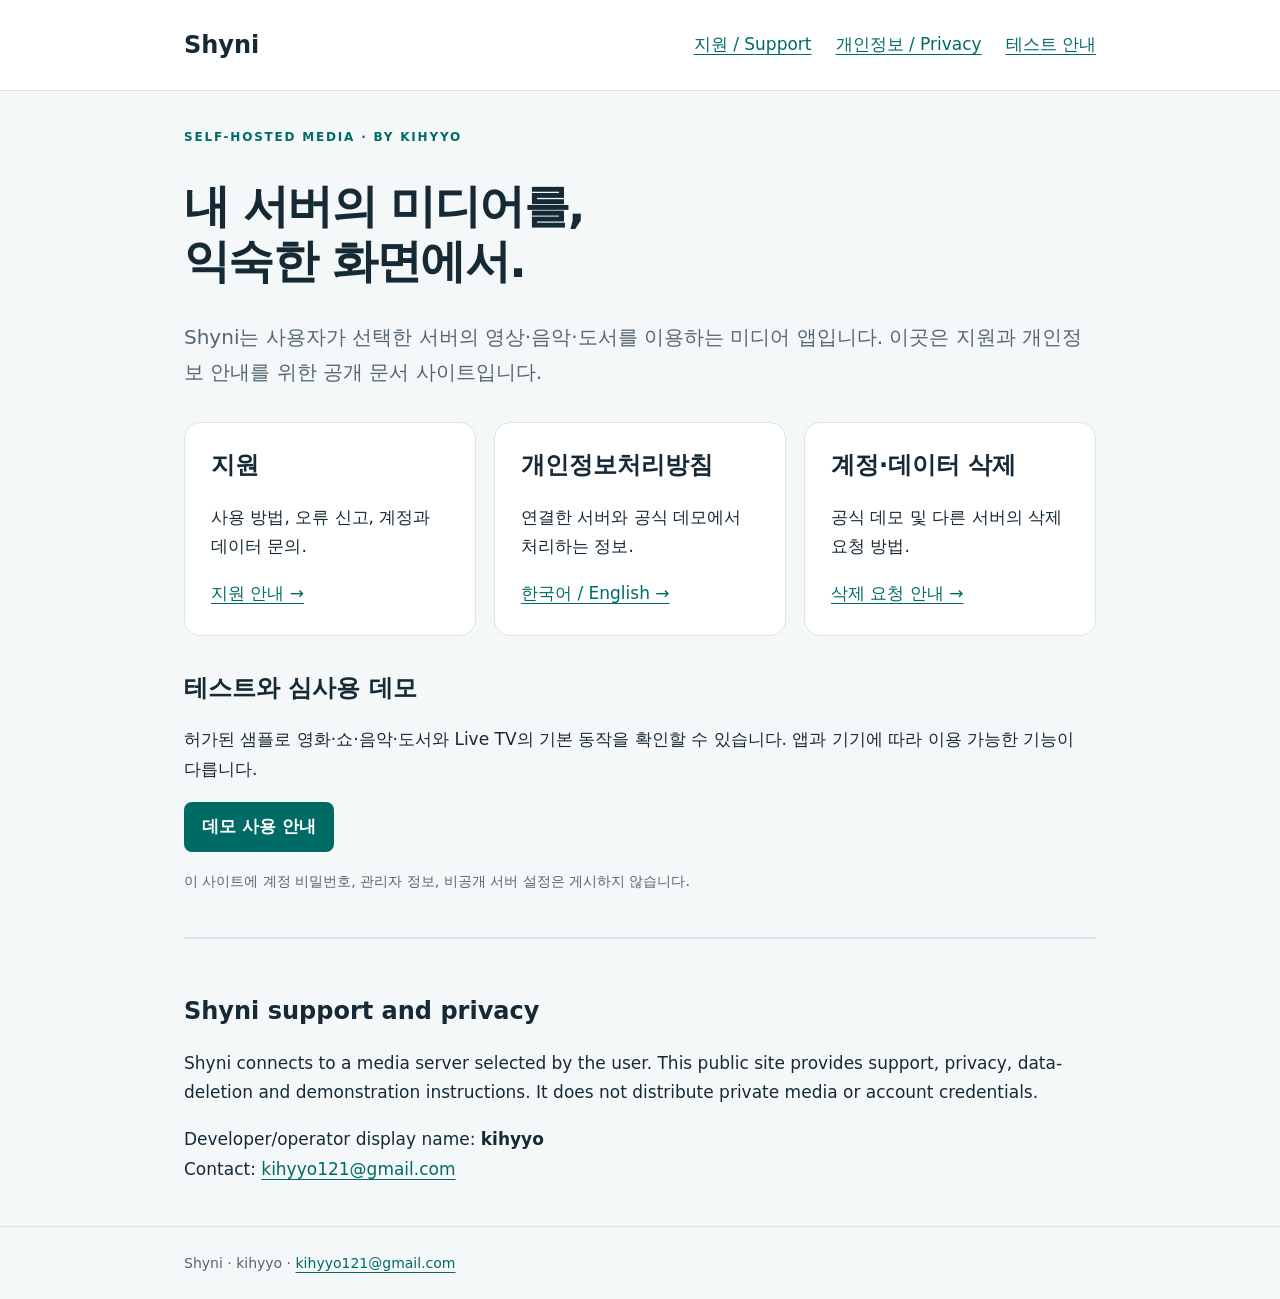
<file: index.html>
<!doctype html>
<html lang="ko"><head><meta charset="utf-8"><meta name="viewport" content="width=device-width,initial-scale=1"><meta name="description" content="Shyni 공식 지원, 개인정보처리방침 및 테스트 안내"><title>Shyni · Support & Privacy</title><link rel="stylesheet" href="styles.css"></head>
<body><header><nav class="wrap" aria-label="Main navigation"><a class="brand" href="index.html">Shyni</a><a href="support.html">지원 / Support</a><a href="privacy.html">개인정보 / Privacy</a><a href="review.html">테스트 안내</a></nav></header>
<main class="wrap"><p class="eyebrow">SELF-HOSTED MEDIA · BY KIHYYO</p><h1>내 서버의 미디어를,<br>익숙한 화면에서.</h1><p class="lead">Shyni는 사용자가 선택한 서버의 영상·음악·도서를 이용하는 미디어 앱입니다. 이곳은 지원과 개인정보 안내를 위한 공개 문서 사이트입니다.</p>
<div class="cards"><section class="card"><h2>지원</h2><p>사용 방법, 오류 신고, 계정과 데이터 문의.</p><a href="support.html">지원 안내 →</a></section><section class="card"><h2>개인정보처리방침</h2><p>연결한 서버와 공식 데모에서 처리하는 정보.</p><a href="privacy.html">한국어 / English →</a></section><section class="card"><h2>계정·데이터 삭제</h2><p>공식 데모 및 다른 서버의 삭제 요청 방법.</p><a href="deletion.html">삭제 요청 안내 →</a></section></div>
<h2>테스트와 심사용 데모</h2><p>허가된 샘플로 영화·쇼·음악·도서와 Live TV의 기본 동작을 확인할 수 있습니다. 앱과 기기에 따라 이용 가능한 기능이 다릅니다.</p><p><a class="button" href="review.html">데모 사용 안내</a></p><p class="small">이 사이트에 계정 비밀번호, 관리자 정보, 비공개 서버 설정은 게시하지 않습니다.</p>
<section lang="en"><h2>Shyni support and privacy</h2><p>Shyni connects to a media server selected by the user. This public site provides support, privacy, data-deletion and demonstration instructions. It does not distribute private media or account credentials.</p><p>Developer/operator display name: <strong>kihyyo</strong><br>Contact: <a href="mailto:kihyyo121@gmail.com">kihyyo121@gmail.com</a></p></section></main>
<footer><div class="wrap">Shyni · kihyyo · <a href="mailto:kihyyo121@gmail.com">kihyyo121@gmail.com</a></div></footer></body></html>
</file>
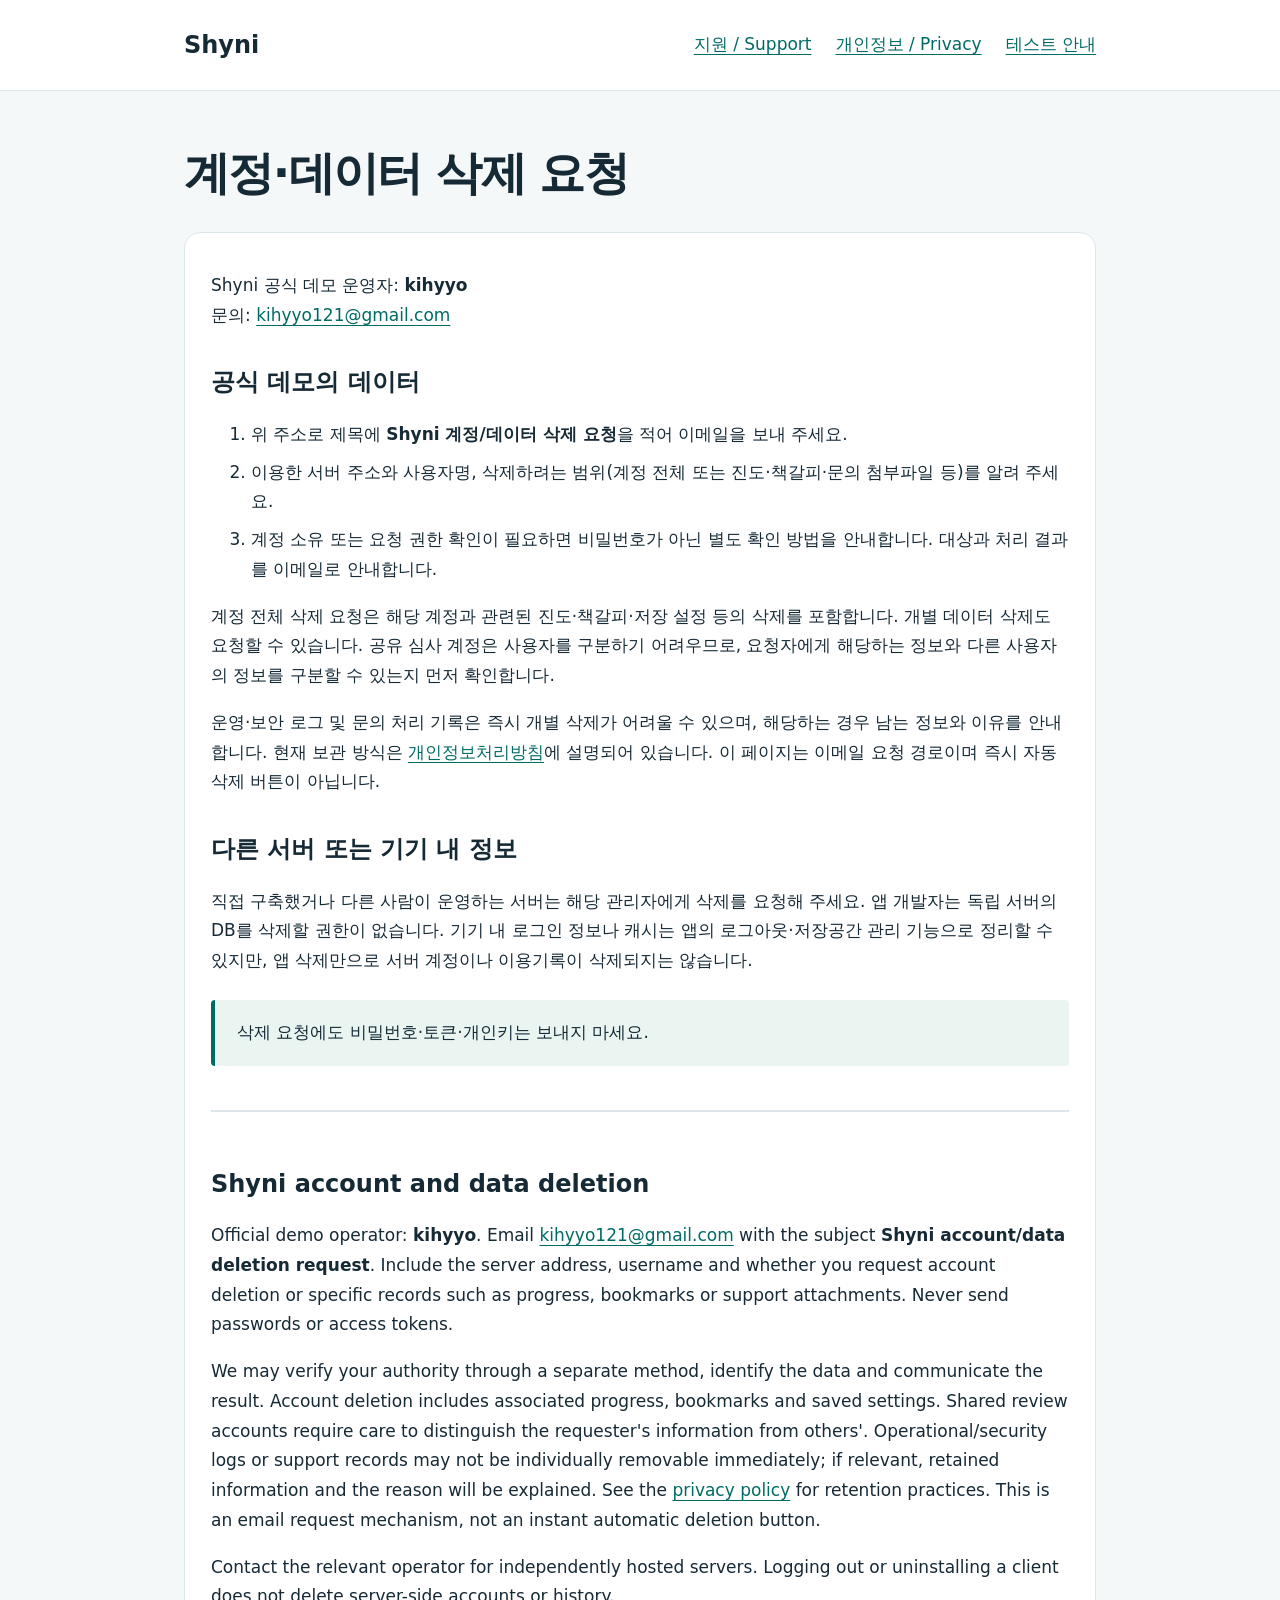
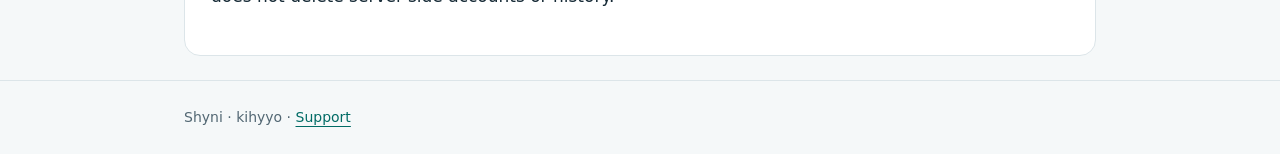
<file: deletion.html>
<!doctype html>
<html lang="ko"><head><meta charset="utf-8"><meta name="viewport" content="width=device-width,initial-scale=1"><title>Shyni 계정·데이터 삭제 / Data deletion</title><link rel="stylesheet" href="styles.css"></head>
<body><header><nav class="wrap" aria-label="Main navigation"><a class="brand" href="index.html">Shyni</a><a href="support.html">지원 / Support</a><a href="privacy.html">개인정보 / Privacy</a><a href="review.html">테스트 안내</a></nav></header><main class="wrap"><h1>계정·데이터 삭제 요청</h1><article><p>Shyni 공식 데모 운영자: <strong>kihyyo</strong><br>문의: <a href="mailto:kihyyo121@gmail.com?subject=Shyni%20account%20or%20data%20deletion">kihyyo121@gmail.com</a></p>
<h2>공식 데모의 데이터</h2><ol><li>위 주소로 제목에 <strong>Shyni 계정/데이터 삭제 요청</strong>을 적어 이메일을 보내 주세요.</li><li>이용한 서버 주소와 사용자명, 삭제하려는 범위(계정 전체 또는 진도·책갈피·문의 첨부파일 등)를 알려 주세요.</li><li>계정 소유 또는 요청 권한 확인이 필요하면 비밀번호가 아닌 별도 확인 방법을 안내합니다. 대상과 처리 결과를 이메일로 안내합니다.</li></ol><p>계정 전체 삭제 요청은 해당 계정과 관련된 진도·책갈피·저장 설정 등의 삭제를 포함합니다. 개별 데이터 삭제도 요청할 수 있습니다. 공유 심사 계정은 사용자를 구분하기 어려우므로, 요청자에게 해당하는 정보와 다른 사용자의 정보를 구분할 수 있는지 먼저 확인합니다.</p><p>운영·보안 로그 및 문의 처리 기록은 즉시 개별 삭제가 어려울 수 있으며, 해당하는 경우 남는 정보와 이유를 안내합니다. 현재 보관 방식은 <a href="privacy.html">개인정보처리방침</a>에 설명되어 있습니다. 이 페이지는 이메일 요청 경로이며 즉시 자동 삭제 버튼이 아닙니다.</p>
<h2>다른 서버 또는 기기 내 정보</h2><p>직접 구축했거나 다른 사람이 운영하는 서버는 해당 관리자에게 삭제를 요청해 주세요. 앱 개발자는 독립 서버의 DB를 삭제할 권한이 없습니다. 기기 내 로그인 정보나 캐시는 앱의 로그아웃·저장공간 관리 기능으로 정리할 수 있지만, 앱 삭제만으로 서버 계정이나 이용기록이 삭제되지는 않습니다.</p>
<p class="notice">삭제 요청에도 비밀번호·토큰·개인키는 보내지 마세요.</p>
<section lang="en" id="english"><h2>Shyni account and data deletion</h2><p>Official demo operator: <strong>kihyyo</strong>. Email <a href="mailto:kihyyo121@gmail.com?subject=Shyni%20account%20or%20data%20deletion">kihyyo121@gmail.com</a> with the subject <strong>Shyni account/data deletion request</strong>. Include the server address, username and whether you request account deletion or specific records such as progress, bookmarks or support attachments. Never send passwords or access tokens.</p><p>We may verify your authority through a separate method, identify the data and communicate the result. Account deletion includes associated progress, bookmarks and saved settings. Shared review accounts require care to distinguish the requester's information from others'. Operational/security logs or support records may not be individually removable immediately; if relevant, retained information and the reason will be explained. See the <a href="privacy.html#english">privacy policy</a> for retention practices. This is an email request mechanism, not an instant automatic deletion button.</p><p>Contact the relevant operator for independently hosted servers. Logging out or uninstalling a client does not delete server-side accounts or history.</p></section></article></main><footer><div class="wrap">Shyni · kihyyo · <a href="support.html">Support</a></div></footer></body></html>
</file>
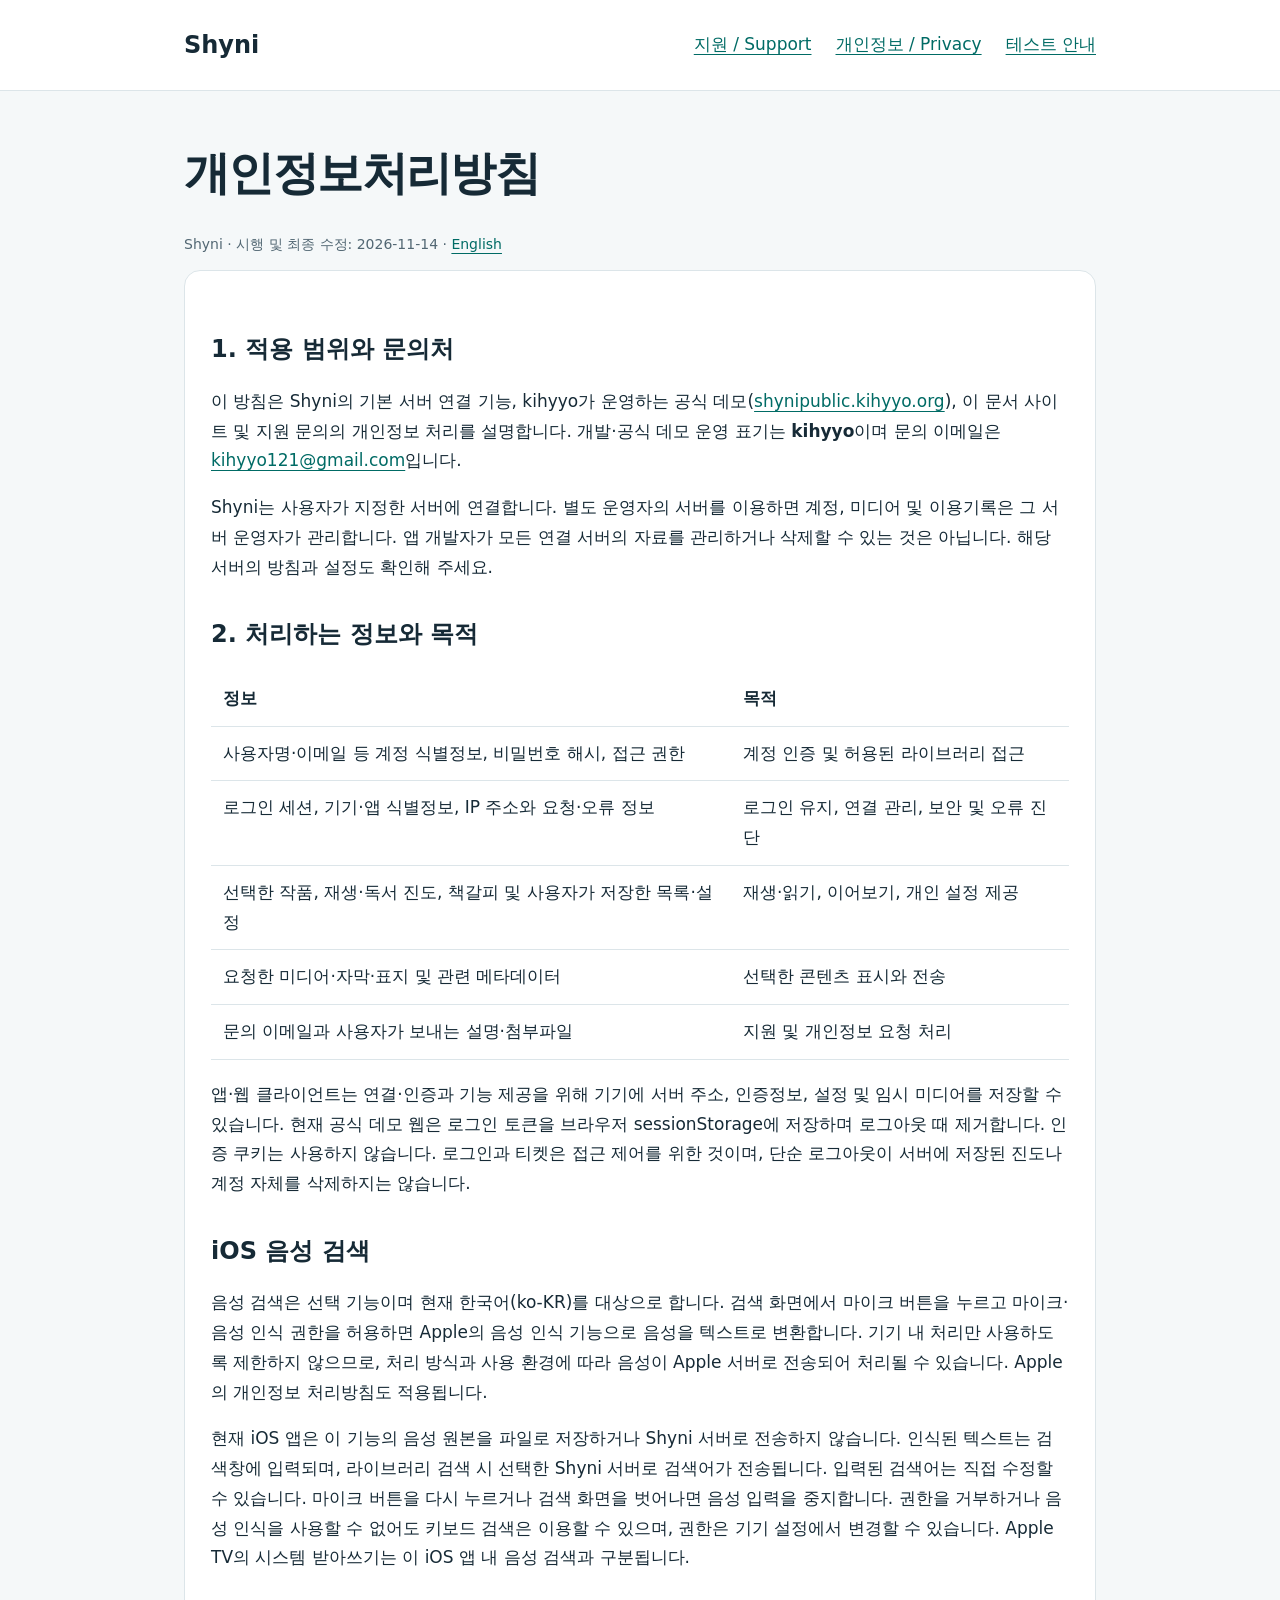
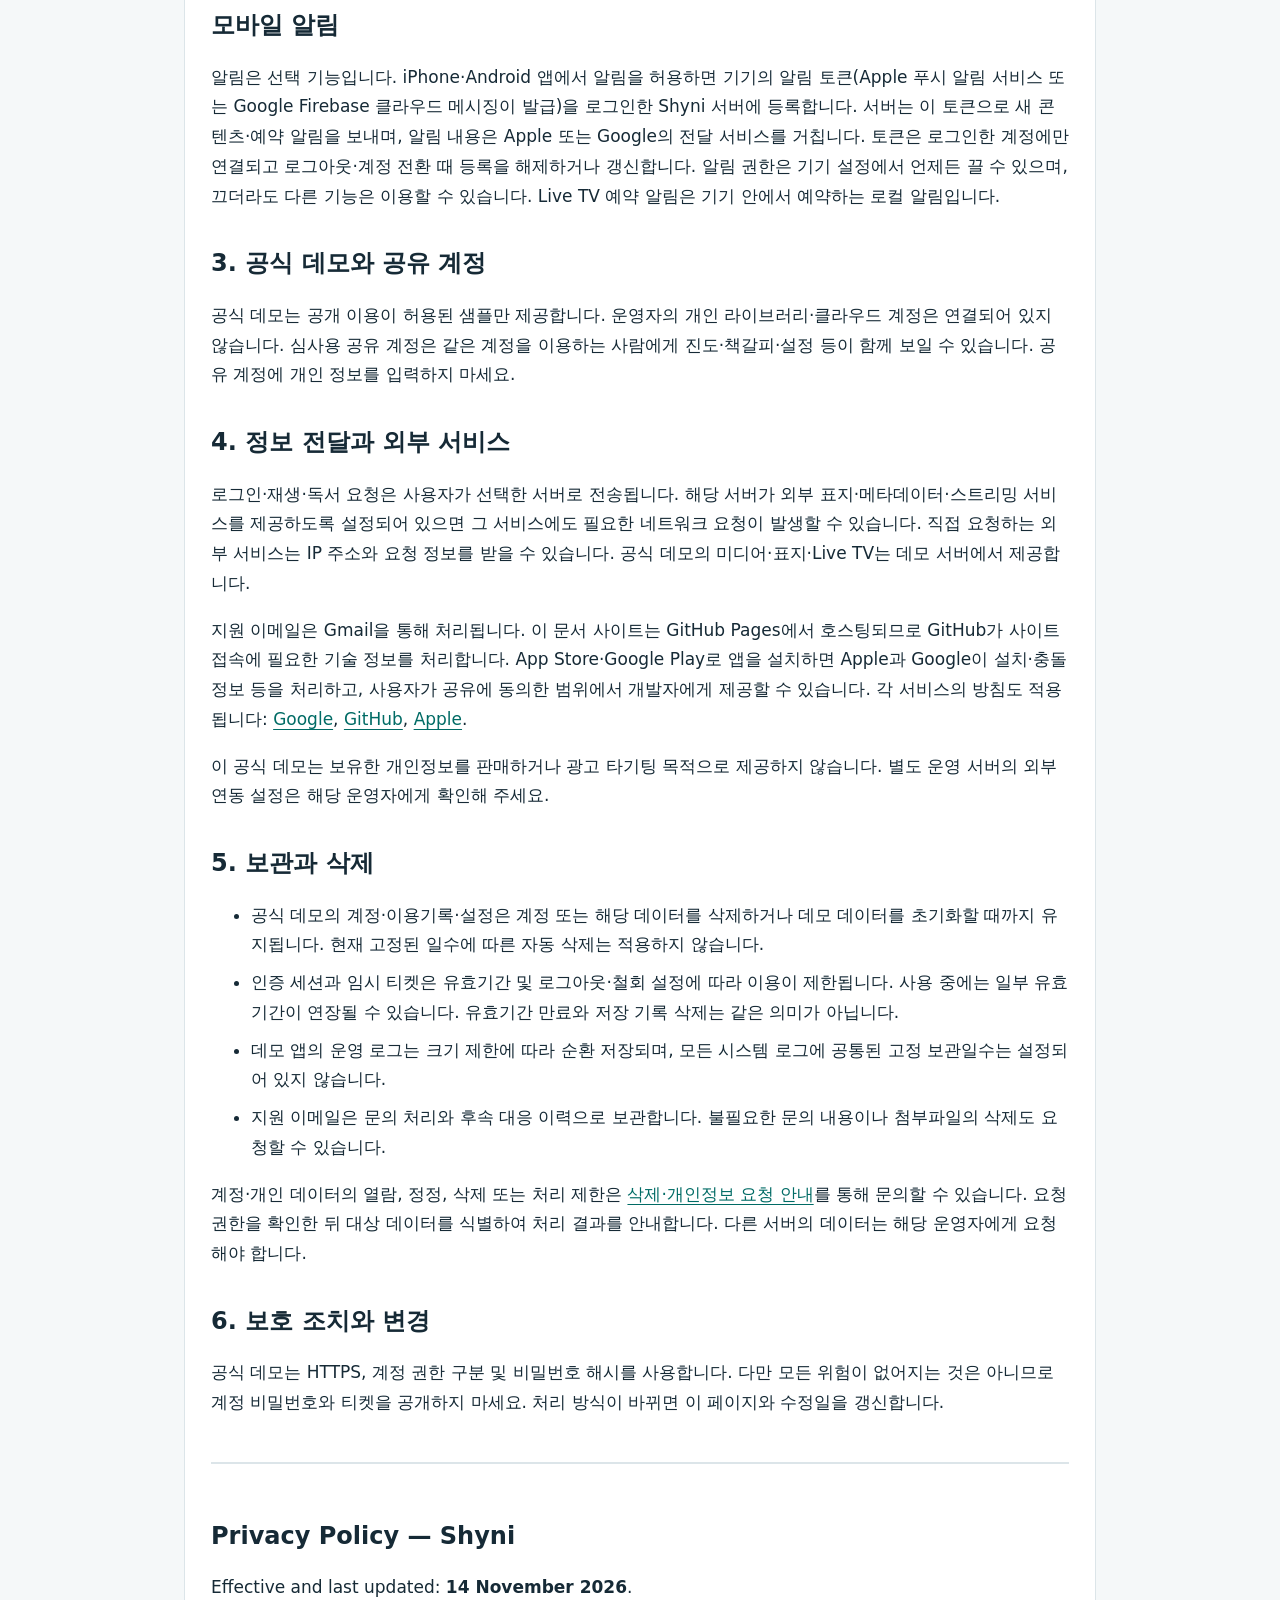
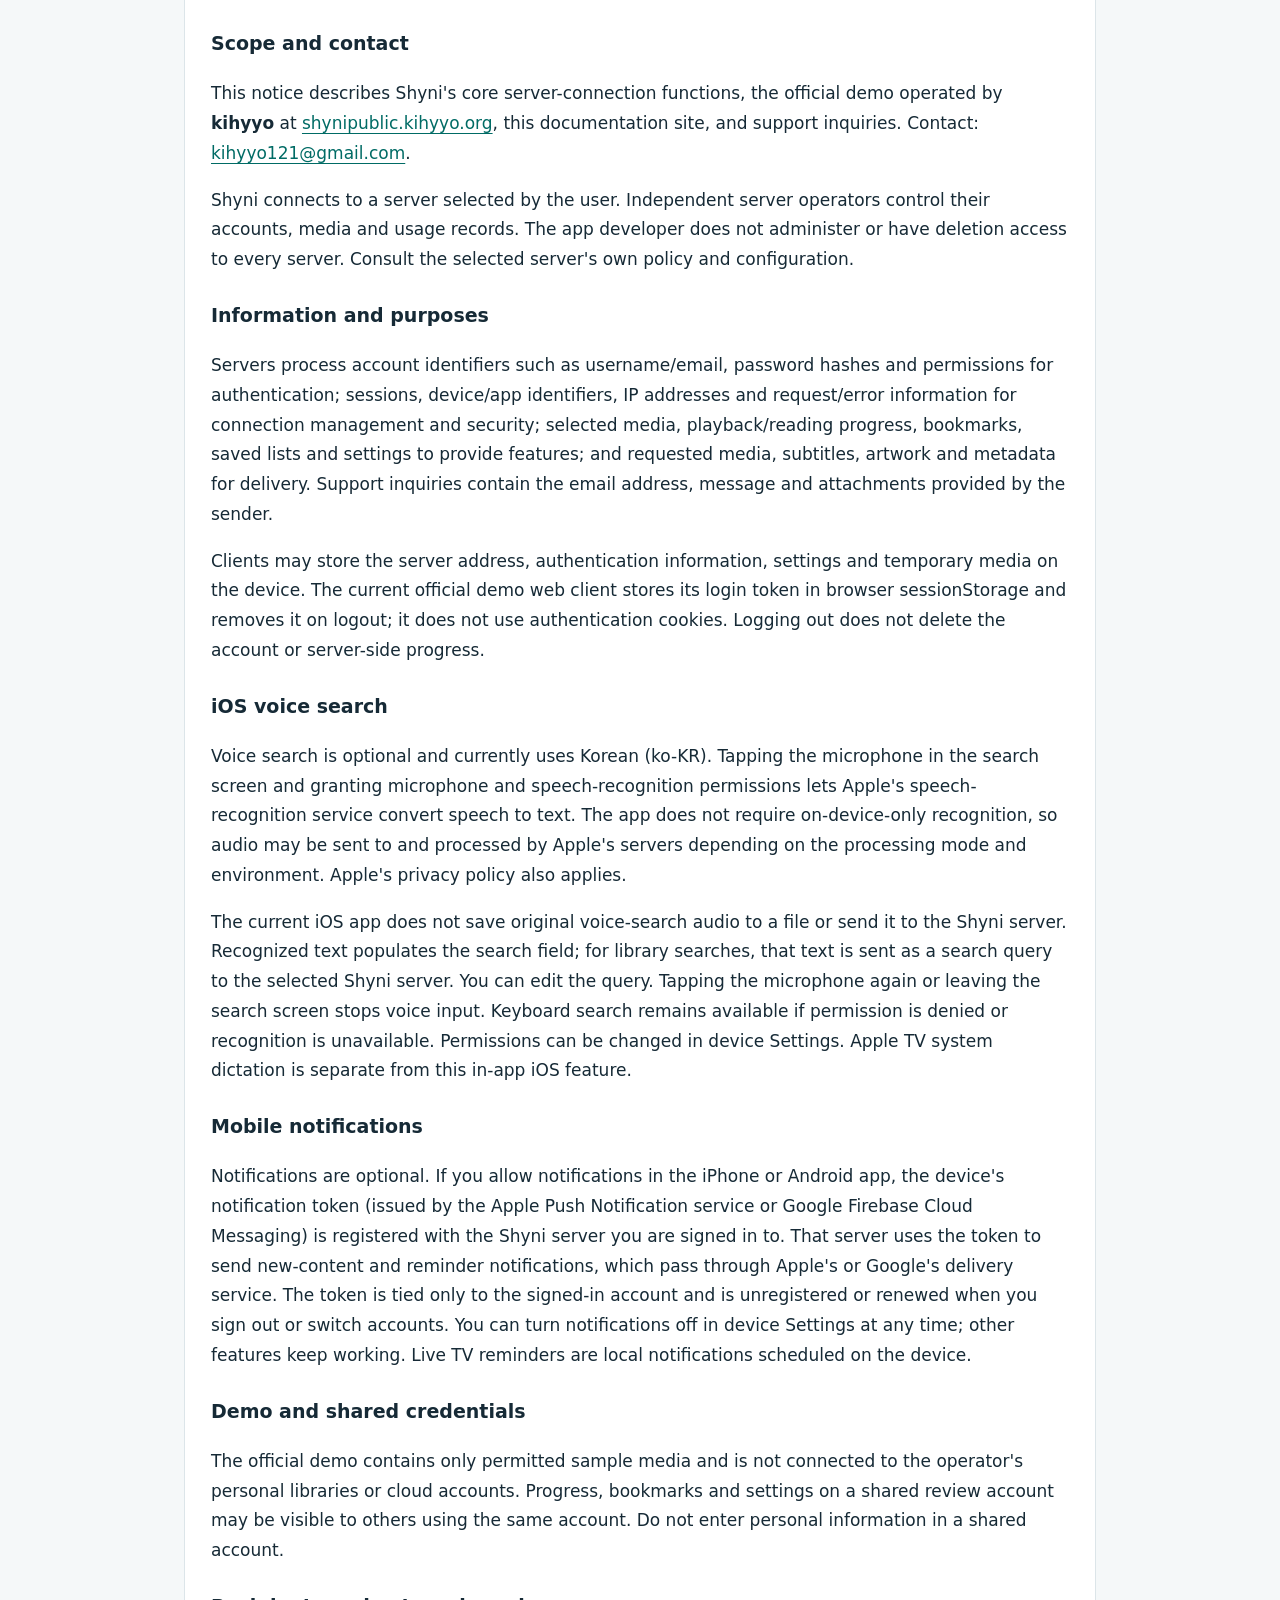
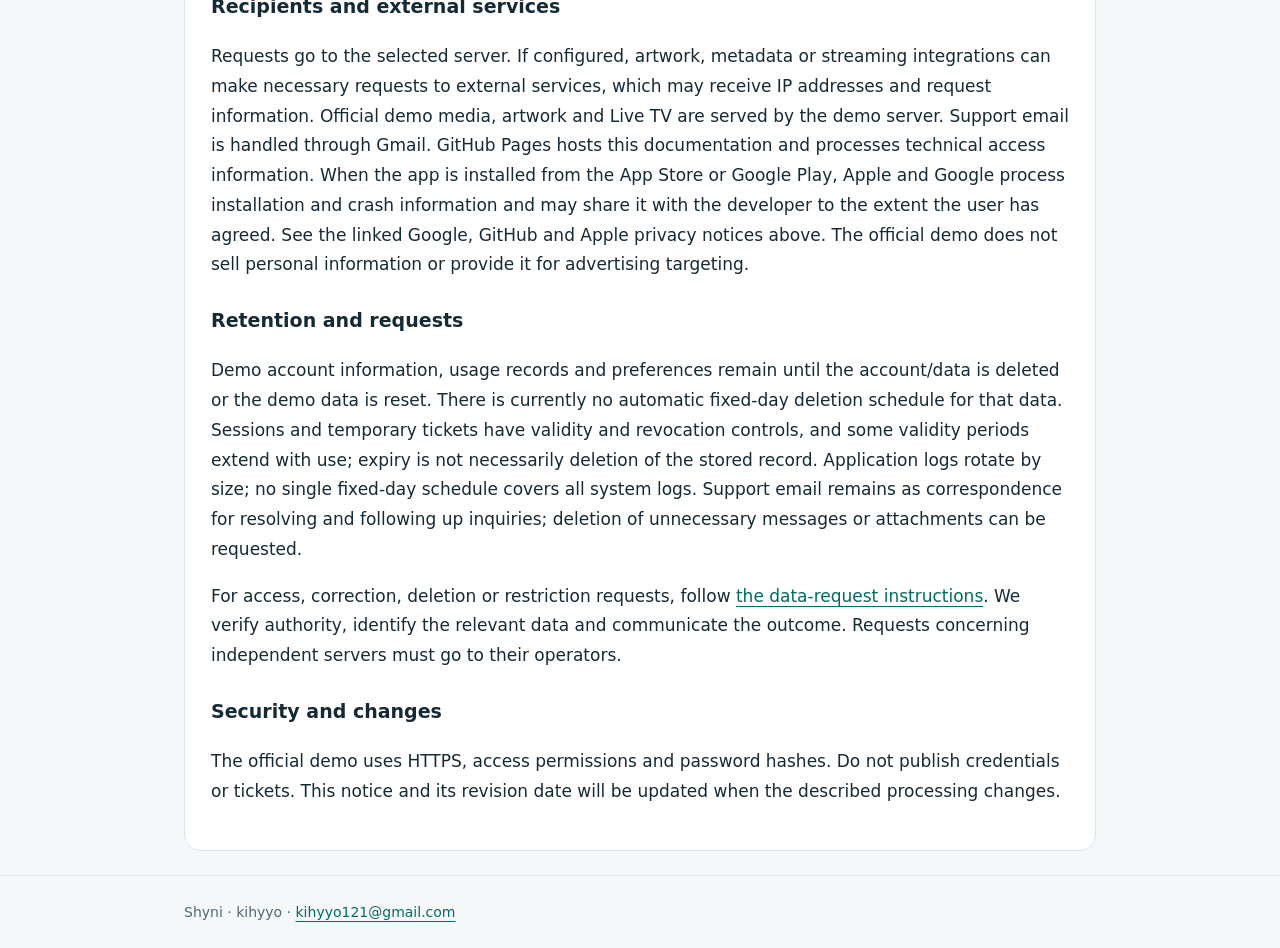
<file: privacy.html>
<!doctype html>
<html lang="ko"><head><meta charset="utf-8"><meta name="viewport" content="width=device-width,initial-scale=1"><title>Shyni 개인정보처리방침 / Privacy Policy</title><link rel="stylesheet" href="styles.css"></head>
<body><header><nav class="wrap" aria-label="Main navigation"><a class="brand" href="index.html">Shyni</a><a href="support.html">지원 / Support</a><a href="privacy.html" aria-current="page">개인정보 / Privacy</a><a href="review.html">테스트 안내</a></nav></header>
<main class="wrap"><h1>개인정보처리방침</h1><p class="small">Shyni · 시행 및 최종 수정: 2026-11-14 · <a href="#english">English</a></p><article>
<h2>1. 적용 범위와 문의처</h2><p>이 방침은 Shyni의 기본 서버 연결 기능, kihyyo가 운영하는 공식 데모(<a href="https://shynipublic.kihyyo.org">shynipublic.kihyyo.org</a>), 이 문서 사이트 및 지원 문의의 개인정보 처리를 설명합니다. 개발·공식 데모 운영 표기는 <strong>kihyyo</strong>이며 문의 이메일은 <a href="mailto:kihyyo121@gmail.com">kihyyo121@gmail.com</a>입니다.</p><p>Shyni는 사용자가 지정한 서버에 연결합니다. 별도 운영자의 서버를 이용하면 계정, 미디어 및 이용기록은 그 서버 운영자가 관리합니다. 앱 개발자가 모든 연결 서버의 자료를 관리하거나 삭제할 수 있는 것은 아닙니다. 해당 서버의 방침과 설정도 확인해 주세요.</p>
<h2>2. 처리하는 정보와 목적</h2><table><thead><tr><th>정보</th><th>목적</th></tr></thead><tbody><tr><td>사용자명·이메일 등 계정 식별정보, 비밀번호 해시, 접근 권한</td><td>계정 인증 및 허용된 라이브러리 접근</td></tr><tr><td>로그인 세션, 기기·앱 식별정보, IP 주소와 요청·오류 정보</td><td>로그인 유지, 연결 관리, 보안 및 오류 진단</td></tr><tr><td>선택한 작품, 재생·독서 진도, 책갈피 및 사용자가 저장한 목록·설정</td><td>재생·읽기, 이어보기, 개인 설정 제공</td></tr><tr><td>요청한 미디어·자막·표지 및 관련 메타데이터</td><td>선택한 콘텐츠 표시와 전송</td></tr><tr><td>문의 이메일과 사용자가 보내는 설명·첨부파일</td><td>지원 및 개인정보 요청 처리</td></tr></tbody></table>
<p>앱·웹 클라이언트는 연결·인증과 기능 제공을 위해 기기에 서버 주소, 인증정보, 설정 및 임시 미디어를 저장할 수 있습니다. 현재 공식 데모 웹은 로그인 토큰을 브라우저 sessionStorage에 저장하며 로그아웃 때 제거합니다. 인증 쿠키는 사용하지 않습니다. 로그인과 티켓은 접근 제어를 위한 것이며, 단순 로그아웃이 서버에 저장된 진도나 계정 자체를 삭제하지는 않습니다.</p>
<h2 id="voice-search">iOS 음성 검색</h2><p>음성 검색은 선택 기능이며 현재 한국어(ko-KR)를 대상으로 합니다. 검색 화면에서 마이크 버튼을 누르고 마이크·음성 인식 권한을 허용하면 Apple의 음성 인식 기능으로 음성을 텍스트로 변환합니다. 기기 내 처리만 사용하도록 제한하지 않으므로, 처리 방식과 사용 환경에 따라 음성이 Apple 서버로 전송되어 처리될 수 있습니다. Apple의 개인정보 처리방침도 적용됩니다.</p><p>현재 iOS 앱은 이 기능의 음성 원본을 파일로 저장하거나 Shyni 서버로 전송하지 않습니다. 인식된 텍스트는 검색창에 입력되며, 라이브러리 검색 시 선택한 Shyni 서버로 검색어가 전송됩니다. 입력된 검색어는 직접 수정할 수 있습니다. 마이크 버튼을 다시 누르거나 검색 화면을 벗어나면 음성 입력을 중지합니다. 권한을 거부하거나 음성 인식을 사용할 수 없어도 키보드 검색은 이용할 수 있으며, 권한은 기기 설정에서 변경할 수 있습니다. Apple TV의 시스템 받아쓰기는 이 iOS 앱 내 음성 검색과 구분됩니다.</p>
<h2 id="push">모바일 알림</h2>
<p>알림은 선택 기능입니다. iPhone·Android 앱에서 알림을 허용하면 기기의 알림 토큰(Apple 푸시 알림 서비스 또는 Google Firebase 클라우드 메시징이 발급)을 로그인한 Shyni 서버에 등록합니다. 서버는 이 토큰으로 새 콘텐츠·예약 알림을 보내며, 알림 내용은 Apple 또는 Google의 전달 서비스를 거칩니다. 토큰은 로그인한 계정에만 연결되고 로그아웃·계정 전환 때 등록을 해제하거나 갱신합니다. 알림 권한은 기기 설정에서 언제든 끌 수 있으며, 끄더라도 다른 기능은 이용할 수 있습니다. Live TV 예약 알림은 기기 안에서 예약하는 로컬 알림입니다.</p>
<h2>3. 공식 데모와 공유 계정</h2><p>공식 데모는 공개 이용이 허용된 샘플만 제공합니다. 운영자의 개인 라이브러리·클라우드 계정은 연결되어 있지 않습니다. 심사용 공유 계정은 같은 계정을 이용하는 사람에게 진도·책갈피·설정 등이 함께 보일 수 있습니다. 공유 계정에 개인 정보를 입력하지 마세요.</p>
<h2>4. 정보 전달과 외부 서비스</h2><p>로그인·재생·독서 요청은 사용자가 선택한 서버로 전송됩니다. 해당 서버가 외부 표지·메타데이터·스트리밍 서비스를 제공하도록 설정되어 있으면 그 서비스에도 필요한 네트워크 요청이 발생할 수 있습니다. 직접 요청하는 외부 서비스는 IP 주소와 요청 정보를 받을 수 있습니다. 공식 데모의 미디어·표지·Live TV는 데모 서버에서 제공합니다.</p><p>지원 이메일은 Gmail을 통해 처리됩니다. 이 문서 사이트는 GitHub Pages에서 호스팅되므로 GitHub가 사이트 접속에 필요한 기술 정보를 처리합니다. App Store·Google Play로 앱을 설치하면 Apple과 Google이 설치·충돌 정보 등을 처리하고, 사용자가 공유에 동의한 범위에서 개발자에게 제공할 수 있습니다. 각 서비스의 방침도 적용됩니다: <a href="https://policies.google.com/privacy">Google</a>, <a href="https://docs.github.com/en/site-policy/privacy-policies/github-general-privacy-statement">GitHub</a>, <a href="https://www.apple.com/legal/privacy/">Apple</a>.</p><p>이 공식 데모는 보유한 개인정보를 판매하거나 광고 타기팅 목적으로 제공하지 않습니다. 별도 운영 서버의 외부 연동 설정은 해당 운영자에게 확인해 주세요.</p>
<h2>5. 보관과 삭제</h2><ul><li>공식 데모의 계정·이용기록·설정은 계정 또는 해당 데이터를 삭제하거나 데모 데이터를 초기화할 때까지 유지됩니다. 현재 고정된 일수에 따른 자동 삭제는 적용하지 않습니다.</li><li>인증 세션과 임시 티켓은 유효기간 및 로그아웃·철회 설정에 따라 이용이 제한됩니다. 사용 중에는 일부 유효기간이 연장될 수 있습니다. 유효기간 만료와 저장 기록 삭제는 같은 의미가 아닙니다.</li><li>데모 앱의 운영 로그는 크기 제한에 따라 순환 저장되며, 모든 시스템 로그에 공통된 고정 보관일수는 설정되어 있지 않습니다.</li><li>지원 이메일은 문의 처리와 후속 대응 이력으로 보관합니다. 불필요한 문의 내용이나 첨부파일의 삭제도 요청할 수 있습니다.</li></ul><p>계정·개인 데이터의 열람, 정정, 삭제 또는 처리 제한은 <a href="deletion.html">삭제·개인정보 요청 안내</a>를 통해 문의할 수 있습니다. 요청 권한을 확인한 뒤 대상 데이터를 식별하여 처리 결과를 안내합니다. 다른 서버의 데이터는 해당 운영자에게 요청해야 합니다.</p>
<h2>6. 보호 조치와 변경</h2><p>공식 데모는 HTTPS, 계정 권한 구분 및 비밀번호 해시를 사용합니다. 다만 모든 위험이 없어지는 것은 아니므로 계정 비밀번호와 티켓을 공개하지 마세요. 처리 방식이 바뀌면 이 페이지와 수정일을 갱신합니다.</p>
<section lang="en" id="english"><h2>Privacy Policy — Shyni</h2><p>Effective and last updated: <strong>14 November 2026</strong>.</p>
<h3>Scope and contact</h3><p>This notice describes Shyni's core server-connection functions, the official demo operated by <strong>kihyyo</strong> at <a href="https://shynipublic.kihyyo.org">shynipublic.kihyyo.org</a>, this documentation site, and support inquiries. Contact: <a href="mailto:kihyyo121@gmail.com">kihyyo121@gmail.com</a>.</p><p>Shyni connects to a server selected by the user. Independent server operators control their accounts, media and usage records. The app developer does not administer or have deletion access to every server. Consult the selected server's own policy and configuration.</p>
<h3>Information and purposes</h3><p>Servers process account identifiers such as username/email, password hashes and permissions for authentication; sessions, device/app identifiers, IP addresses and request/error information for connection management and security; selected media, playback/reading progress, bookmarks, saved lists and settings to provide features; and requested media, subtitles, artwork and metadata for delivery. Support inquiries contain the email address, message and attachments provided by the sender.</p><p>Clients may store the server address, authentication information, settings and temporary media on the device. The current official demo web client stores its login token in browser sessionStorage and removes it on logout; it does not use authentication cookies. Logging out does not delete the account or server-side progress.</p>
<h3 id="voice-search-en">iOS voice search</h3><p>Voice search is optional and currently uses Korean (ko-KR). Tapping the microphone in the search screen and granting microphone and speech-recognition permissions lets Apple's speech-recognition service convert speech to text. The app does not require on-device-only recognition, so audio may be sent to and processed by Apple's servers depending on the processing mode and environment. Apple's privacy policy also applies.</p><p>The current iOS app does not save original voice-search audio to a file or send it to the Shyni server. Recognized text populates the search field; for library searches, that text is sent as a search query to the selected Shyni server. You can edit the query. Tapping the microphone again or leaving the search screen stops voice input. Keyboard search remains available if permission is denied or recognition is unavailable. Permissions can be changed in device Settings. Apple TV system dictation is separate from this in-app iOS feature.</p>
<h3 id="push-en">Mobile notifications</h3>
<p>Notifications are optional. If you allow notifications in the iPhone or Android app, the device's notification token (issued by the Apple Push Notification service or Google Firebase Cloud Messaging) is registered with the Shyni server you are signed in to. That server uses the token to send new-content and reminder notifications, which pass through Apple's or Google's delivery service. The token is tied only to the signed-in account and is unregistered or renewed when you sign out or switch accounts. You can turn notifications off in device Settings at any time; other features keep working. Live TV reminders are local notifications scheduled on the device.</p>
<h3>Demo and shared credentials</h3><p>The official demo contains only permitted sample media and is not connected to the operator's personal libraries or cloud accounts. Progress, bookmarks and settings on a shared review account may be visible to others using the same account. Do not enter personal information in a shared account.</p>
<h3>Recipients and external services</h3><p>Requests go to the selected server. If configured, artwork, metadata or streaming integrations can make necessary requests to external services, which may receive IP addresses and request information. Official demo media, artwork and Live TV are served by the demo server. Support email is handled through Gmail. GitHub Pages hosts this documentation and processes technical access information. When the app is installed from the App Store or Google Play, Apple and Google process installation and crash information and may share it with the developer to the extent the user has agreed. See the linked Google, GitHub and Apple privacy notices above. The official demo does not sell personal information or provide it for advertising targeting.</p>
<h3>Retention and requests</h3><p>Demo account information, usage records and preferences remain until the account/data is deleted or the demo data is reset. There is currently no automatic fixed-day deletion schedule for that data. Sessions and temporary tickets have validity and revocation controls, and some validity periods extend with use; expiry is not necessarily deletion of the stored record. Application logs rotate by size; no single fixed-day schedule covers all system logs. Support email remains as correspondence for resolving and following up inquiries; deletion of unnecessary messages or attachments can be requested.</p><p>For access, correction, deletion or restriction requests, follow <a href="deletion.html#english">the data-request instructions</a>. We verify authority, identify the relevant data and communicate the outcome. Requests concerning independent servers must go to their operators.</p>
<h3>Security and changes</h3><p>The official demo uses HTTPS, access permissions and password hashes. Do not publish credentials or tickets. This notice and its revision date will be updated when the described processing changes.</p></section></article></main><footer><div class="wrap">Shyni · kihyyo · <a href="mailto:kihyyo121@gmail.com">kihyyo121@gmail.com</a></div></footer></body></html>
</file>
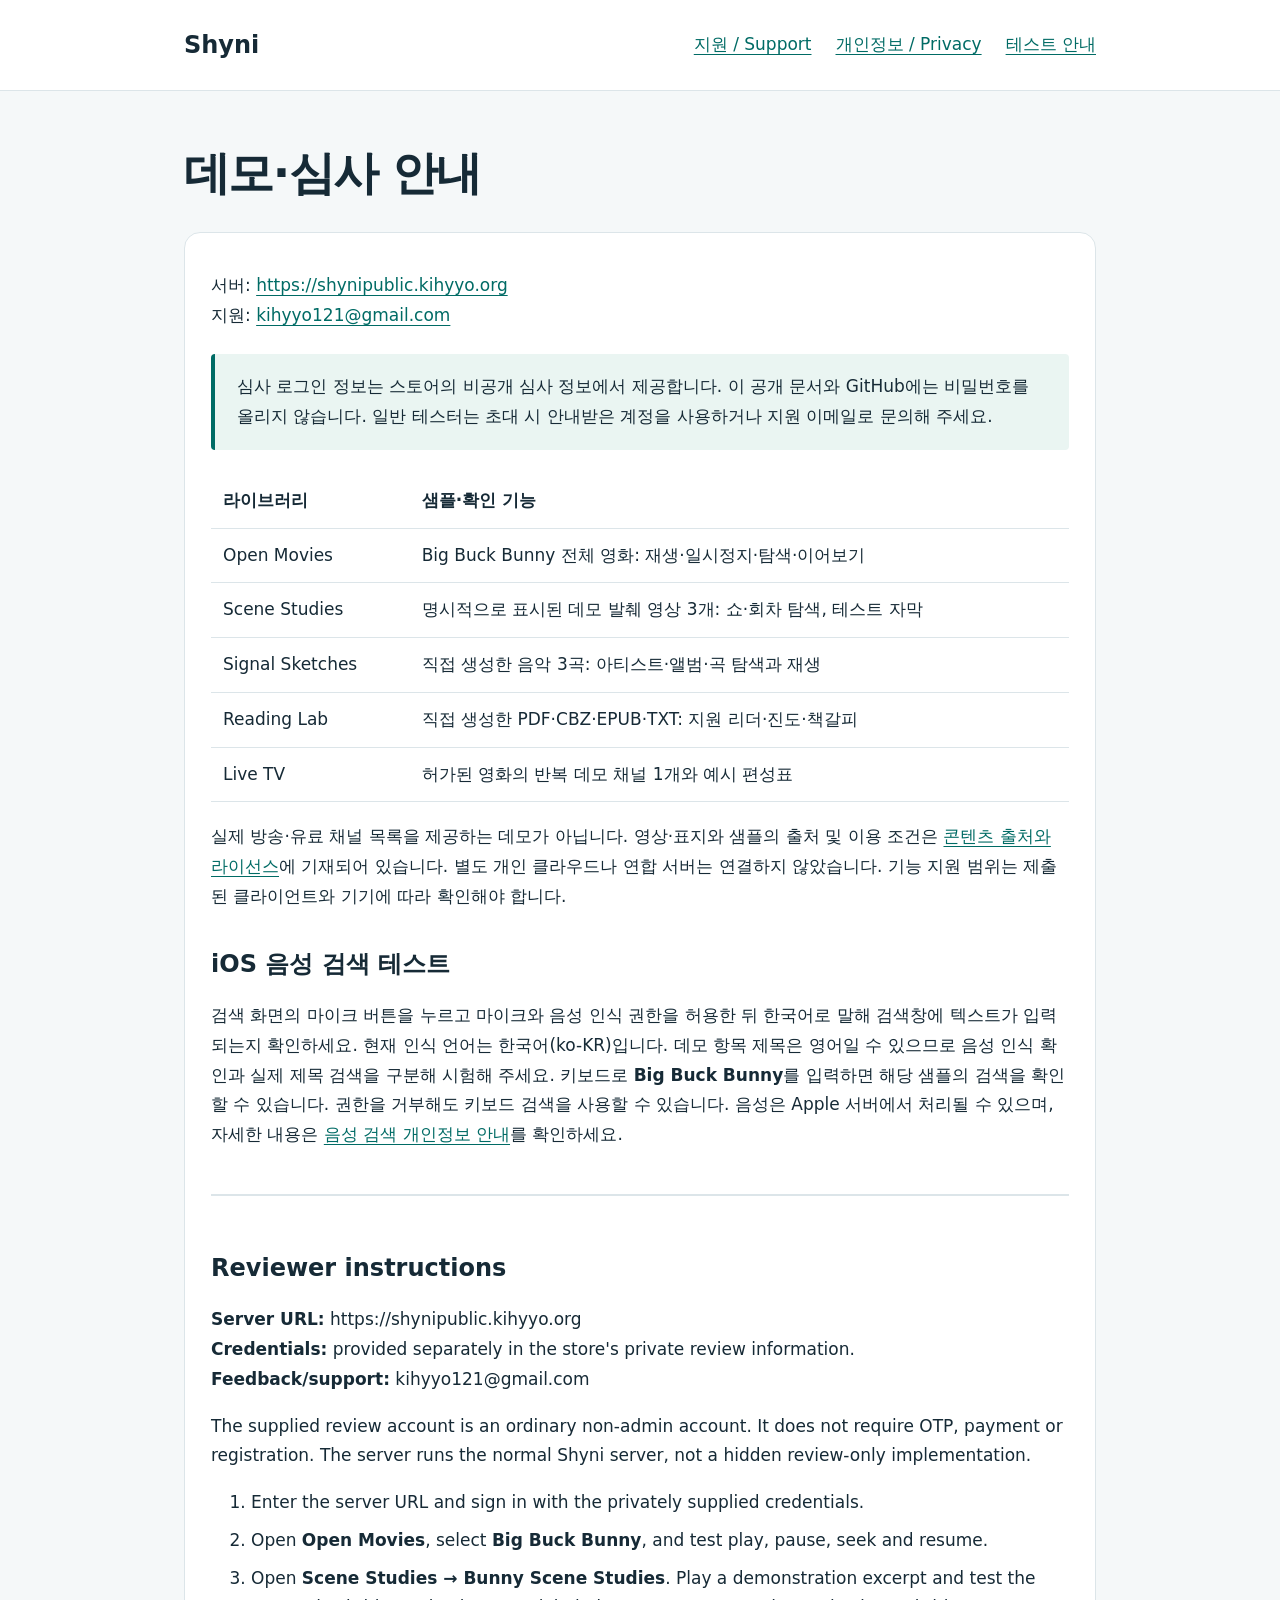
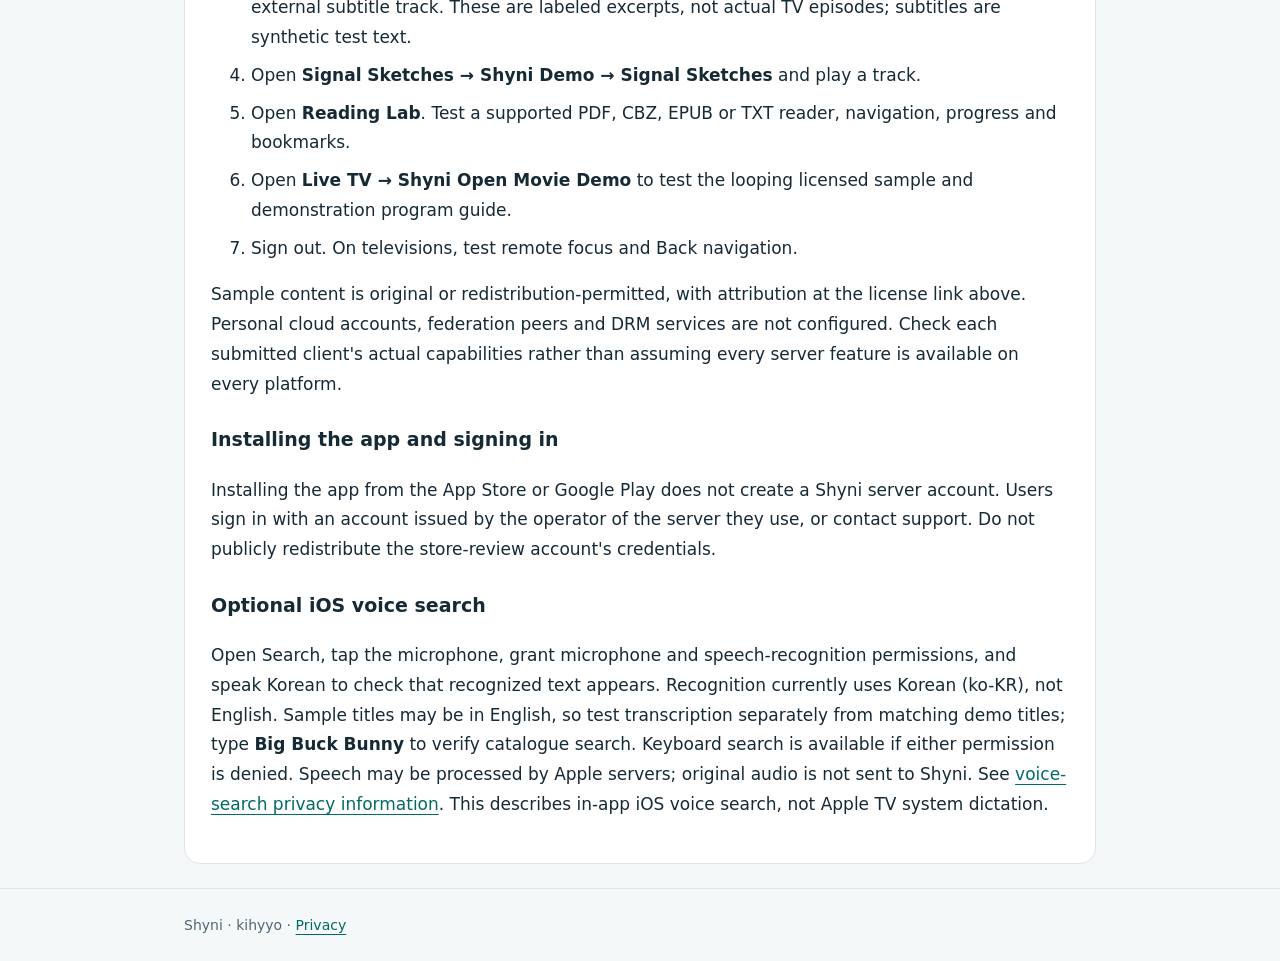
<file: review.html>
<!doctype html>
<html lang="ko"><head><meta charset="utf-8"><meta name="viewport" content="width=device-width,initial-scale=1"><title>Shyni 데모·심사 안내 / Demo guide</title><link rel="stylesheet" href="styles.css"></head>
<body><header><nav class="wrap" aria-label="Main navigation"><a class="brand" href="index.html">Shyni</a><a href="support.html">지원 / Support</a><a href="privacy.html">개인정보 / Privacy</a><a href="review.html" aria-current="page">테스트 안내</a></nav></header><main class="wrap"><h1>데모·심사 안내</h1><article><p>서버: <a class="break" href="https://shynipublic.kihyyo.org">https://shynipublic.kihyyo.org</a><br>지원: <a href="mailto:kihyyo121@gmail.com">kihyyo121@gmail.com</a></p><p class="notice">심사 로그인 정보는 스토어의 비공개 심사 정보에서 제공합니다. 이 공개 문서와 GitHub에는 비밀번호를 올리지 않습니다. 일반 테스터는 초대 시 안내받은 계정을 사용하거나 지원 이메일로 문의해 주세요.</p>
<table><thead><tr><th>라이브러리</th><th>샘플·확인 기능</th></tr></thead><tbody><tr><td>Open Movies</td><td>Big Buck Bunny 전체 영화: 재생·일시정지·탐색·이어보기</td></tr><tr><td>Scene Studies</td><td>명시적으로 표시된 데모 발췌 영상 3개: 쇼·회차 탐색, 테스트 자막</td></tr><tr><td>Signal Sketches</td><td>직접 생성한 음악 3곡: 아티스트·앨범·곡 탐색과 재생</td></tr><tr><td>Reading Lab</td><td>직접 생성한 PDF·CBZ·EPUB·TXT: 지원 리더·진도·책갈피</td></tr><tr><td>Live TV</td><td>허가된 영화의 반복 데모 채널 1개와 예시 편성표</td></tr></tbody></table>
<p>실제 방송·유료 채널 목록을 제공하는 데모가 아닙니다. 영상·표지와 샘플의 출처 및 이용 조건은 <a href="https://shynipublic.kihyyo.org/demo-assets/LICENSES.txt">콘텐츠 출처와 라이선스</a>에 기재되어 있습니다. 별도 개인 클라우드나 연합 서버는 연결하지 않았습니다. 기능 지원 범위는 제출된 클라이언트와 기기에 따라 확인해야 합니다.</p>
<h2 id="voice-search">iOS 음성 검색 테스트</h2><p>검색 화면의 마이크 버튼을 누르고 마이크와 음성 인식 권한을 허용한 뒤 한국어로 말해 검색창에 텍스트가 입력되는지 확인하세요. 현재 인식 언어는 한국어(ko-KR)입니다. 데모 항목 제목은 영어일 수 있으므로 음성 인식 확인과 실제 제목 검색을 구분해 시험해 주세요. 키보드로 <strong>Big Buck Bunny</strong>를 입력하면 해당 샘플의 검색을 확인할 수 있습니다. 권한을 거부해도 키보드 검색을 사용할 수 있습니다. 음성은 Apple 서버에서 처리될 수 있으며, 자세한 내용은 <a href="privacy.html#voice-search">음성 검색 개인정보 안내</a>를 확인하세요.</p>
<section lang="en" id="english"><h2>Reviewer instructions</h2><p><strong>Server URL:</strong> https://shynipublic.kihyyo.org<br><strong>Credentials:</strong> provided separately in the store's private review information.<br><strong>Feedback/support:</strong> kihyyo121@gmail.com</p><p>The supplied review account is an ordinary non-admin account. It does not require OTP, payment or registration. The server runs the normal Shyni server, not a hidden review-only implementation.</p><ol><li>Enter the server URL and sign in with the privately supplied credentials.</li><li>Open <strong>Open Movies</strong>, select <strong>Big Buck Bunny</strong>, and test play, pause, seek and resume.</li><li>Open <strong>Scene Studies → Bunny Scene Studies</strong>. Play a demonstration excerpt and test the external subtitle track. These are labeled excerpts, not actual TV episodes; subtitles are synthetic test text.</li><li>Open <strong>Signal Sketches → Shyni Demo → Signal Sketches</strong> and play a track.</li><li>Open <strong>Reading Lab</strong>. Test a supported PDF, CBZ, EPUB or TXT reader, navigation, progress and bookmarks.</li><li>Open <strong>Live TV → Shyni Open Movie Demo</strong> to test the looping licensed sample and demonstration program guide.</li><li>Sign out. On televisions, test remote focus and Back navigation.</li></ol><p>Sample content is original or redistribution-permitted, with attribution at the license link above. Personal cloud accounts, federation peers and DRM services are not configured. Check each submitted client's actual capabilities rather than assuming every server feature is available on every platform.</p><h3>Installing the app and signing in</h3><p>Installing the app from the App Store or Google Play does not create a Shyni server account. Users sign in with an account issued by the operator of the server they use, or contact support. Do not publicly redistribute the store-review account's credentials.</p><h3>Optional iOS voice search</h3><p>Open Search, tap the microphone, grant microphone and speech-recognition permissions, and speak Korean to check that recognized text appears. Recognition currently uses Korean (ko-KR), not English. Sample titles may be in English, so test transcription separately from matching demo titles; type <strong>Big Buck Bunny</strong> to verify catalogue search. Keyboard search is available if either permission is denied. Speech may be processed by Apple servers; original audio is not sent to Shyni. See <a href="privacy.html#voice-search-en">voice-search privacy information</a>. This describes in-app iOS voice search, not Apple TV system dictation.</p>
</section></article></main><footer><div class="wrap">Shyni · kihyyo · <a href="privacy.html">Privacy</a></div></footer></body></html>
</file>
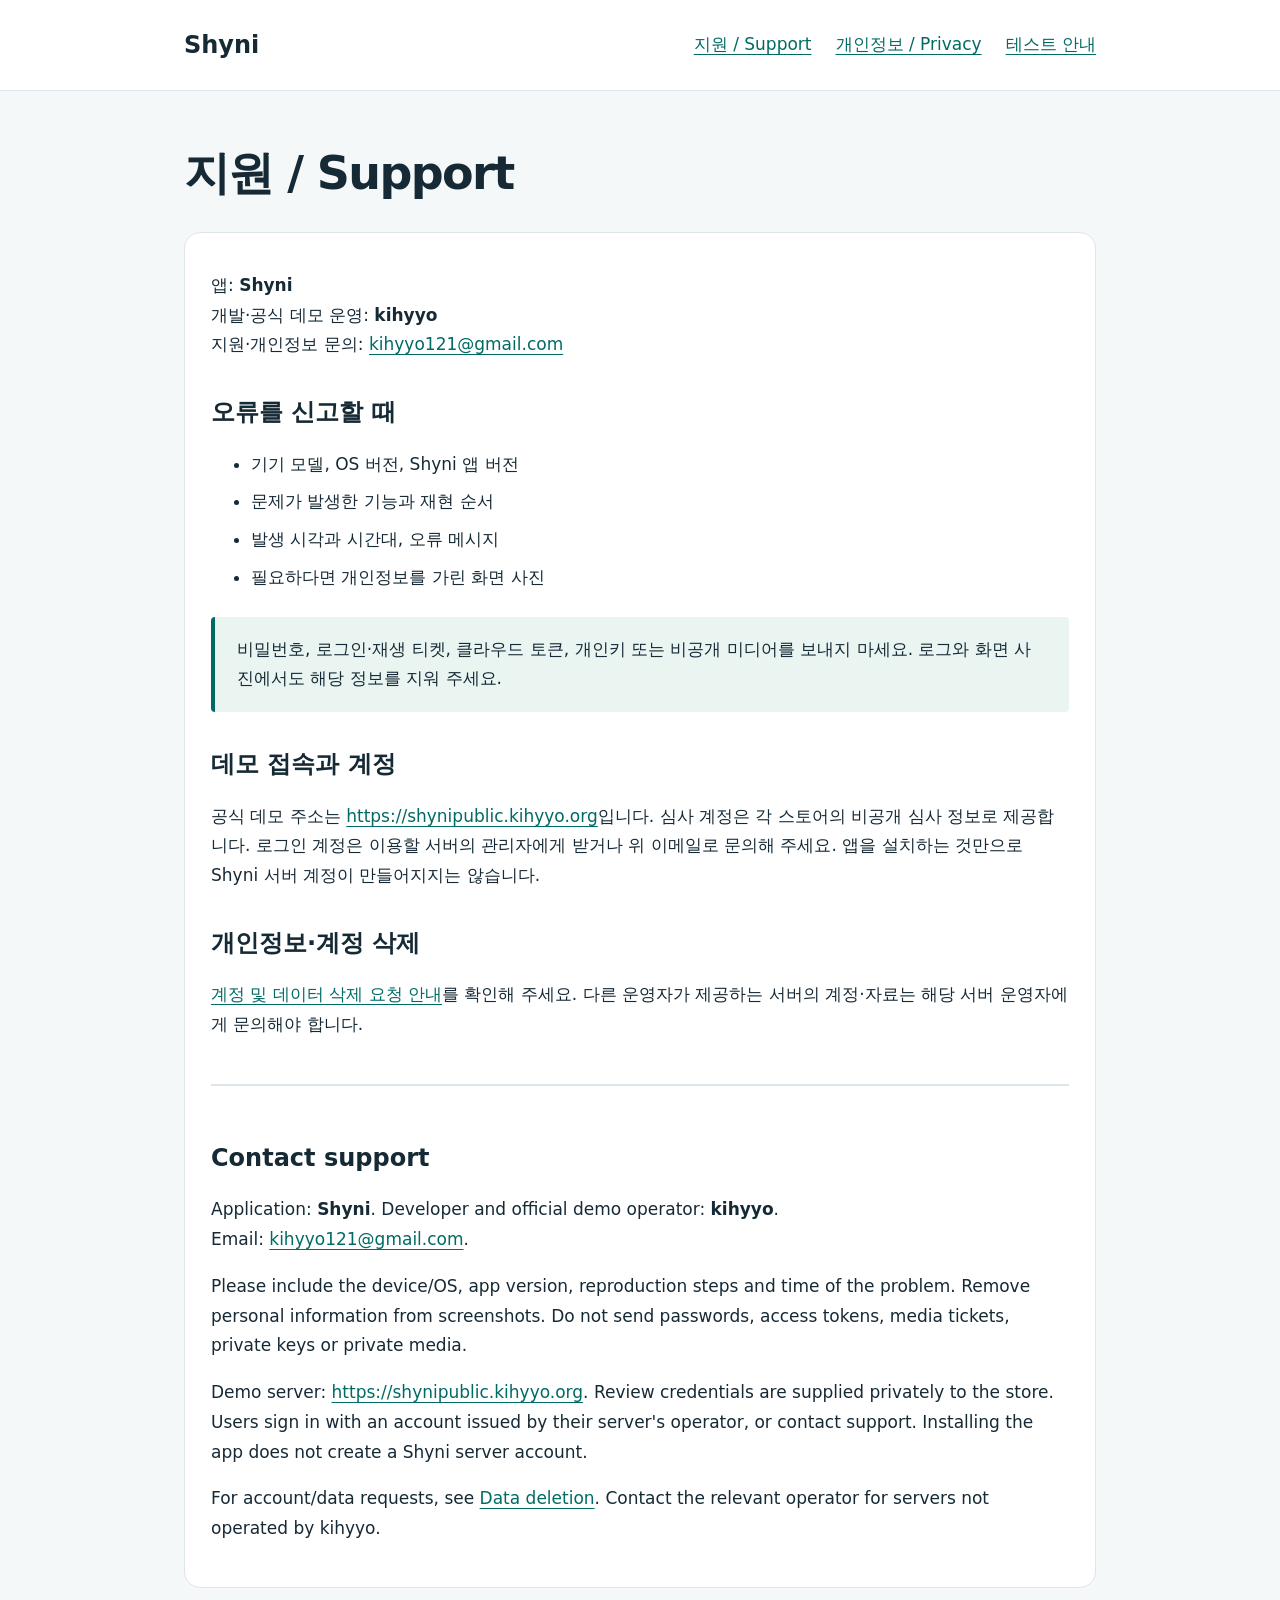
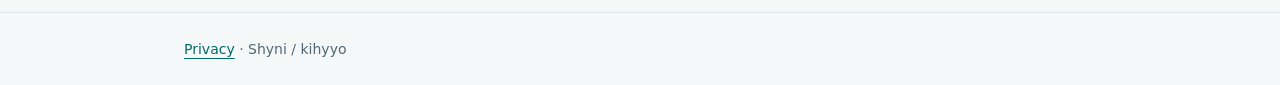
<file: support.html>
<!doctype html>
<html lang="ko"><head><meta charset="utf-8"><meta name="viewport" content="width=device-width,initial-scale=1"><title>Shyni 지원 / Support</title><link rel="stylesheet" href="styles.css"></head>
<body><header><nav class="wrap" aria-label="Main navigation"><a class="brand" href="index.html">Shyni</a><a href="support.html" aria-current="page">지원 / Support</a><a href="privacy.html">개인정보 / Privacy</a><a href="review.html">테스트 안내</a></nav></header>
<main class="wrap"><h1>지원 / Support</h1><article><p>앱: <strong>Shyni</strong><br>개발·공식 데모 운영: <strong>kihyyo</strong><br>지원·개인정보 문의: <a href="mailto:kihyyo121@gmail.com">kihyyo121@gmail.com</a></p>
<h2>오류를 신고할 때</h2><ul><li>기기 모델, OS 버전, Shyni 앱 버전</li><li>문제가 발생한 기능과 재현 순서</li><li>발생 시각과 시간대, 오류 메시지</li><li>필요하다면 개인정보를 가린 화면 사진</li></ul><p class="notice">비밀번호, 로그인·재생 티켓, 클라우드 토큰, 개인키 또는 비공개 미디어를 보내지 마세요. 로그와 화면 사진에서도 해당 정보를 지워 주세요.</p>
<h2>데모 접속과 계정</h2><p>공식 데모 주소는 <a href="https://shynipublic.kihyyo.org">https://shynipublic.kihyyo.org</a>입니다. 심사 계정은 각 스토어의 비공개 심사 정보로 제공합니다. 로그인 계정은 이용할 서버의 관리자에게 받거나 위 이메일로 문의해 주세요. 앱을 설치하는 것만으로 Shyni 서버 계정이 만들어지지는 않습니다.</p>
<h2>개인정보·계정 삭제</h2><p><a href="deletion.html">계정 및 데이터 삭제 요청 안내</a>를 확인해 주세요. 다른 운영자가 제공하는 서버의 계정·자료는 해당 서버 운영자에게 문의해야 합니다.</p>
<section lang="en"><h2>Contact support</h2><p>Application: <strong>Shyni</strong>. Developer and official demo operator: <strong>kihyyo</strong>.<br>Email: <a href="mailto:kihyyo121@gmail.com">kihyyo121@gmail.com</a>.</p><p>Please include the device/OS, app version, reproduction steps and time of the problem. Remove personal information from screenshots. Do not send passwords, access tokens, media tickets, private keys or private media.</p><p>Demo server: <a href="https://shynipublic.kihyyo.org">https://shynipublic.kihyyo.org</a>. Review credentials are supplied privately to the store. Users sign in with an account issued by their server's operator, or contact support. Installing the app does not create a Shyni server account.</p><p>For account/data requests, see <a href="deletion.html#english">Data deletion</a>. Contact the relevant operator for servers not operated by kihyyo.</p></section></article></main><footer><div class="wrap"><a href="privacy.html">Privacy</a> · Shyni / kihyyo</div></footer></body></html>
</file>
<file: styles.css>
:root{color-scheme:light;--ink:#162a36;--muted:#526773;--line:#dce5e9;--accent:#006b65;--paper:#f5f8f9}*{box-sizing:border-box}body{margin:0;font:17px/1.75 system-ui,-apple-system,BlinkMacSystemFont,"Segoe UI",sans-serif;color:var(--ink);background:var(--paper)}a{color:var(--accent);text-underline-offset:4px}a:focus-visible{outline:3px solid #e9b83d;outline-offset:4px}header{border-bottom:1px solid var(--line);background:white}.wrap{max-width:960px;margin:auto;padding:24px}nav{display:flex;flex-wrap:wrap;align-items:center;gap:12px 24px}nav .brand{font-size:24px;font-weight:800;text-decoration:none;margin-right:auto;color:var(--ink)}main{padding:42px 0 64px}h1{font-size:clamp(30px,5vw,46px);line-height:1.2;letter-spacing:-.035em}h2{font-size:24px;margin-top:36px;line-height:1.4}h3{font-size:19px;margin-top:24px}p,ul,ol{margin-top:12px}.lead{font-size:20px;color:var(--muted)}.eyebrow{font-size:12px;letter-spacing:.15em;font-weight:750;color:var(--accent)}.cards{display:grid;grid-template-columns:repeat(auto-fit,minmax(220px,1fr));gap:18px;margin-top:32px}.card,article{background:white;border:1px solid var(--line);border-radius:16px;padding:26px}.card h2{margin-top:0}.notice{padding:18px 22px;border-left:4px solid var(--accent);background:#eaf5f2;border-radius:4px;margin:24px 0}.small,footer{font-size:14px;color:var(--muted)}footer{border-top:1px solid var(--line)}code{overflow-wrap:anywhere;font-size:.9em}table{border-collapse:collapse;width:100%;margin:20px 0}td,th{text-align:left;vertical-align:top;padding:12px;border-bottom:1px solid var(--line)}th{font-weight:700}section[lang=en]{border-top:2px solid var(--line);margin-top:44px;padding-top:20px}li{margin:8px 0}.button{display:inline-block;padding:10px 18px;border-radius:8px;background:var(--accent);color:white;font-weight:650;text-decoration:none}.break{overflow-wrap:anywhere}@media(max-width:600px){.wrap{padding:18px}article{padding:20px}nav{gap:8px 16px;font-size:14px}td,th{padding:8px;font-size:14px}}@media print{nav,.button{display:none}body{background:white}article{border:0;padding:0}a{color:inherit}}
</file>
